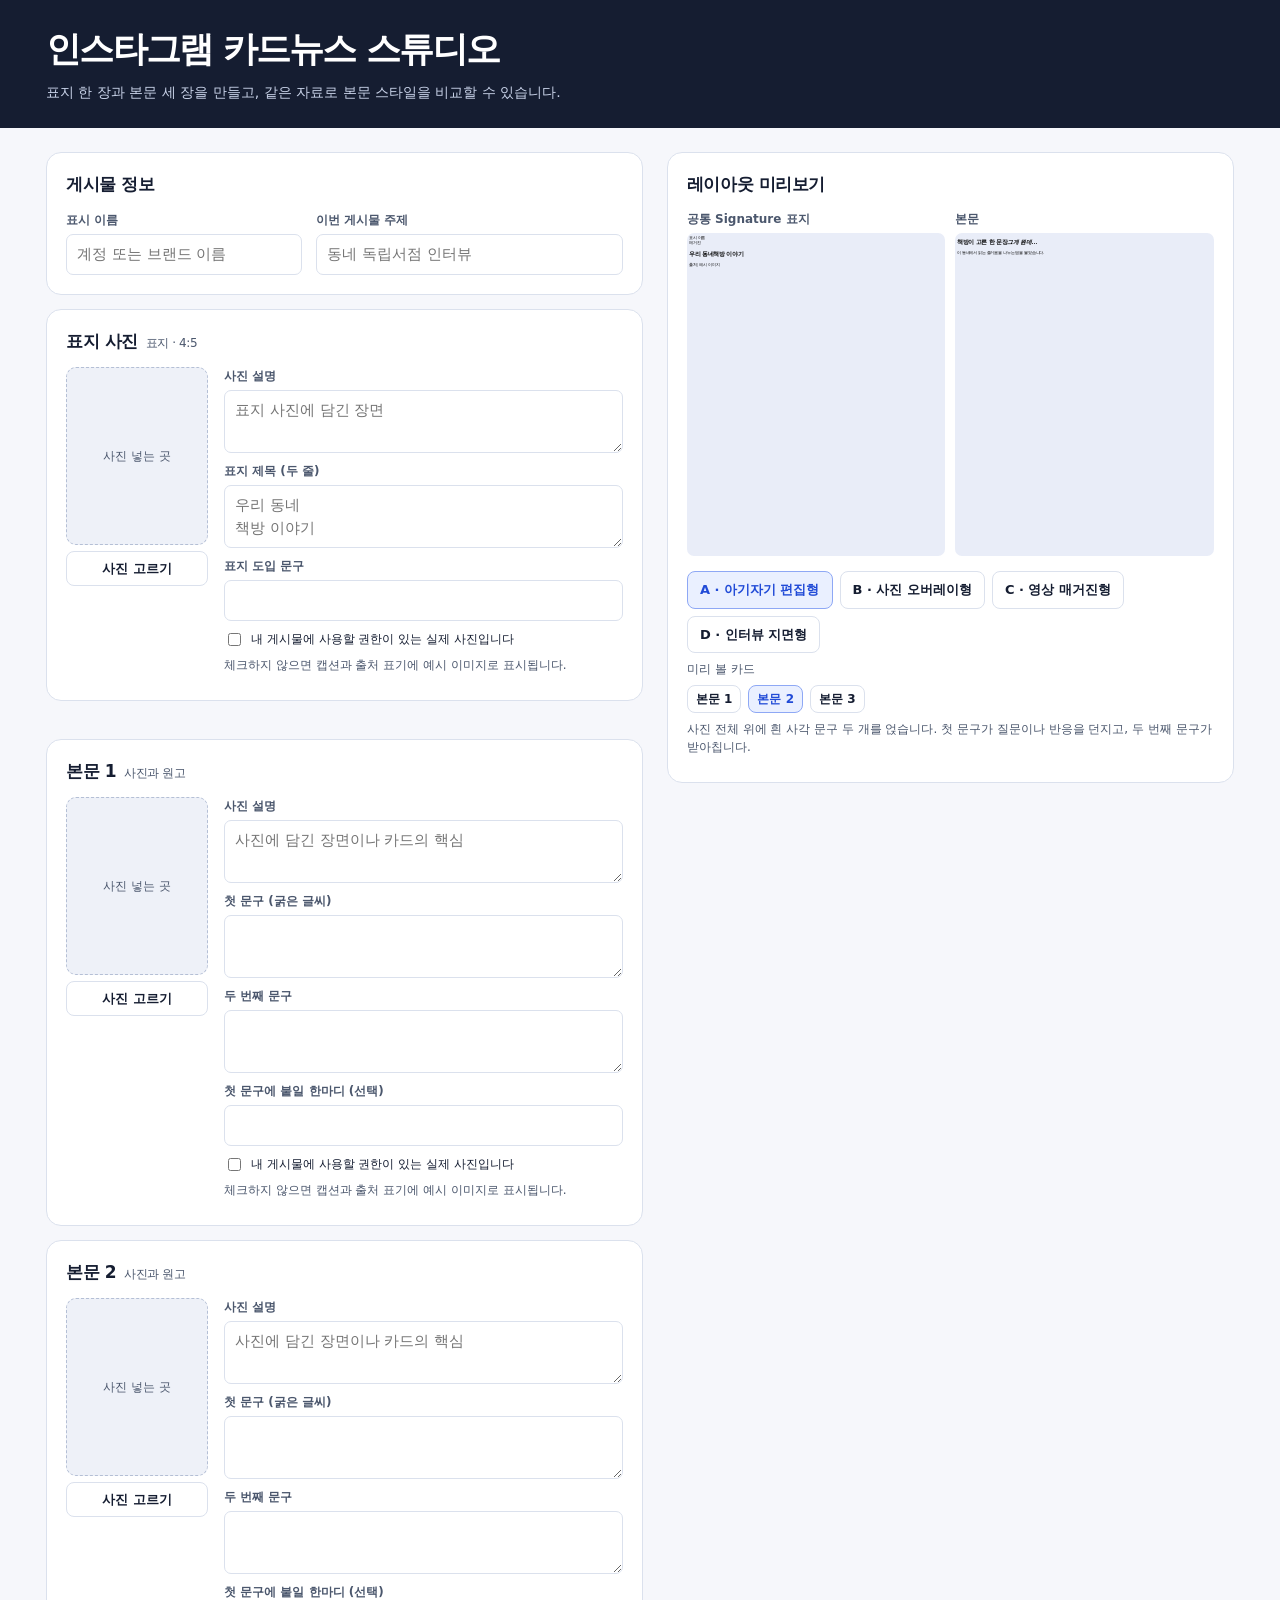
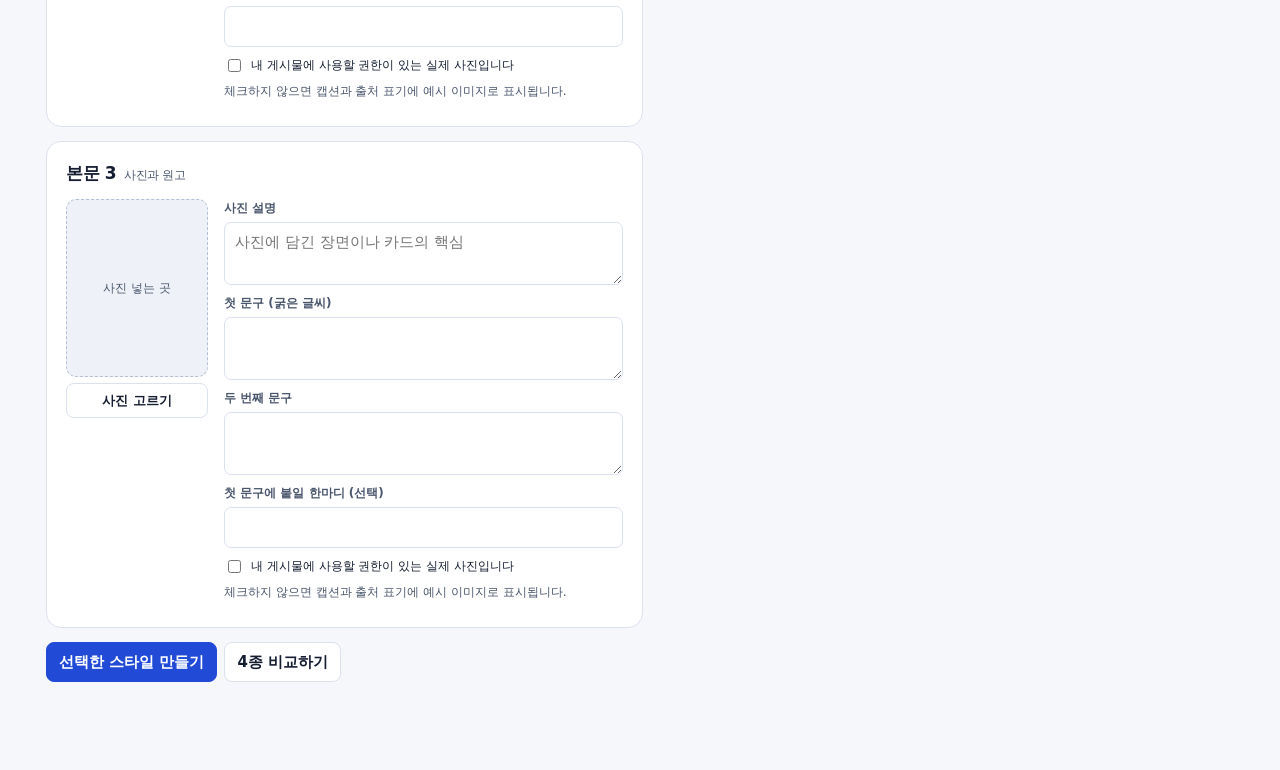
<file: app/static/index.html>
<!doctype html>
<html lang="ko">
<head>
<meta charset="utf-8">
<meta name="viewport" content="width=device-width, initial-scale=1">
<title>카드뉴스 스튜디오</title>
<style>
:root{color-scheme:light;--paper:#f6f7fb;--ink:#151d31;--sub:#4b576d;--edge:#dbe1ed;--blue:#214bd7;--card:#fff}
*{box-sizing:border-box}
body{margin:0;background:var(--paper);color:var(--ink);font:15px/1.5 "Malgun Gothic",system-ui,sans-serif}
button,input,textarea{font:inherit}
button,a{touch-action:manipulation}
button:focus-visible,a:focus-visible,input:focus-visible,textarea:focus-visible{outline:3px solid #9db5ff;outline-offset:2px}
.topbar{background:#151d31;color:white}
.page-width{max-width:1350px;margin:auto;padding-inline:clamp(15px,4vw,46px)}
.topbar .page-width{padding-block:23px 25px}
.topbar h1{font-size:clamp(24px,4vw,35px);letter-spacing:-.05em;margin:0}
.topbar p{color:#c8d2e8;font-size:14px;margin:6px 0 0}
main{padding-block:24px 60px}
.workspace{display:grid;grid-template-columns:minmax(0,1fr) minmax(400px,.95fr);gap:24px;align-items:start}
.editor-column,.preview-column{min-width:0}
.preview-column{position:sticky;top:15px;grid-column:2;grid-row:1/span 2}
.card{min-width:0;background:var(--card);border:1px solid var(--edge);border-radius:15px;padding:19px;margin:0 0 14px}
.card h2{margin:0 0 13px;font-size:17px;letter-spacing:-.025em}
.card h2 span{font-weight:400;color:var(--sub);font-size:12px;margin-left:8px}
.settings{display:grid;grid-template-columns:1fr 1.3fr;gap:14px}
.settings h2{grid-column:1/-1;margin:0}
.row{display:grid;gap:16px;grid-template-columns:minmax(106px,142px) minmax(0,1fr)}
.shot{position:relative;display:grid;place-items:center;overflow:hidden;background:#eef1f8;border:1px dashed #b4bfd5;border-radius:10px;color:var(--sub);font-size:12px;cursor:pointer}
.shot.cover,.shot.body{aspect-ratio:4/5}
.shot img{display:block;width:100%;height:100%;object-fit:cover}
.field{margin:0 0 9px}
.settings .field{margin:0}
.lbl{display:block;color:var(--sub);font-size:12px;font-weight:700;margin:0 0 5px}
input[type=text],textarea{width:100%;min-width:0;padding:8px 10px;border:1px solid var(--edge);border-radius:7px;background:white;color:var(--ink)}
textarea{display:block;min-height:48px;resize:vertical}
input[type=file]{max-width:100%;font-size:13px}
.hint{font-size:12px;color:var(--sub);margin:7px 0}
.rowline{display:flex;gap:7px;align-items:flex-start;font-size:12px}
.rowline input{margin-top:3px}
button,.result-link{border:1px solid var(--edge);border-radius:8px;padding:8px 12px;background:#fff;color:var(--ink);font-weight:700;cursor:pointer}
button.primary,.result-link{background:var(--blue);border-color:var(--blue);color:white}
button:disabled{opacity:.6;cursor:wait}
[aria-pressed=true]{color:var(--blue);background:#eaf0ff;border-color:#8ea8f5}
[hidden]{display:none!important}
.style-choices,.card-choices,.render-actions{display:flex;flex-wrap:wrap;gap:7px}
.style-choices button{font-size:13px;text-align:left}
.live-cards{display:grid;grid-template-columns:1fr 1fr;gap:10px;margin-bottom:15px}
.live-cards h3{font-size:12px;color:var(--sub);margin:0 0 5px}
.preview{width:100%;aspect-ratio:4/5;overflow:hidden;position:relative;background:#e9edf8;border-radius:7px}
.preview iframe{position:absolute;width:1080px;height:1350px;transform-origin:top left;border:0}
.card-choices button{padding:4px 8px;font-size:12px}
.style-settings{padding:12px 0 0}
#status{color:var(--sub);font-size:13px;min-height:20px;margin:8px 0 0}
.results{margin-top:28px}
#results{display:grid;grid-template-columns:repeat(2,minmax(0,1fr));gap:12px}
#results .card{margin:0}
.result-link{display:inline-block;margin-top:12px;text-decoration:none;font-size:13px}
.thumb{display:grid;grid-template-columns:repeat(4,minmax(0,1fr));gap:5px}
.thumb img,.thumb video{display:block;width:100%;aspect-ratio:4/5;object-fit:cover;border-radius:5px;background:#151d31}
.thumb:has(video){grid-template-columns:repeat(2,minmax(0,1fr))}
.bar{grid-column:1/-1}
.bar pre{white-space:pre-wrap;font:inherit;margin-bottom:0}
@media(max-width:930px){.workspace{grid-template-columns:1fr}.preview-column{position:static;grid-column:1;grid-row:2}.live-cards{max-width:480px}}
@media(max-width:550px){.settings,#results{grid-template-columns:1fr}.row{grid-template-columns:1fr}.shot{max-width:155px}.card{padding:14px}}
</style>
</head>
<body>
<header class="topbar"><div class="page-width">
  <h1>인스타그램 카드뉴스 스튜디오</h1>
  <p>표지 한 장과 본문 세 장을 만들고, 같은 자료로 본문 스타일을 비교할 수 있습니다.</p>
</div></header>
<main class="page-width">
  <div class="workspace">
  <section class="editor-column" aria-label="게시물 자료">
    <div class="card settings">
      <h2>게시물 정보</h2>
      <div class="field"><label class="lbl" for="displayName">표시 이름</label><input id="displayName" type="text" placeholder="계정 또는 브랜드 이름"></div>
      <div class="field"><label class="lbl" for="activity">이번 게시물 주제</label><input id="activity" type="text" placeholder="동네 독립서점 인터뷰"></div>
    </div>
    <div id="cover-slot"></div>
  </section>
  <section class="preview-column" aria-label="레이아웃 미리보기">
    <div class="card">
      <h2>레이아웃 미리보기</h2>
      <div class="live-cards">
        <div><h3>공통 Signature 표지</h3><div class="preview" id="cover-preview"></div></div>
        <div><h3>본문</h3><div class="preview" id="body-preview"></div></div>
      </div>
      <div class="style-choices" id="styles" aria-label="본문 스타일"></div>
      <p class="hint">미리 볼 카드</p>
      <div class="card-choices" id="preview-cards" aria-label="미리 보기 카드"></div>
      <p class="hint" id="style-help"></p>
      <div class="field" data-style="overlay" hidden><label class="lbl" for="logo">본문 로고 (선택)</label><input id="logo" type="file" accept="image/png,image/jpeg,image/webp"><p class="hint">로고가 비어 있으면 표시 이름을 사용합니다.</p></div>
      <div data-style="interview" hidden>
        <div class="field"><label class="lbl" for="issue">발행호 (선택)</label><input id="issue" type="text" maxlength="30" placeholder="VOL. 01"></div>
        <div class="field"><label class="lbl" for="transcript">인터뷰 원문</label><textarea id="transcript" maxlength="20000"></textarea><p class="hint">인용문 칸에는 원문의 연속된 문장을 그대로 붙여 넣으세요.</p></div>
      </div>
    </div>
  </section>
  <section class="editor-column" aria-label="본문 자료">
    <div id="slots"></div>
    <div class="render-actions"><button id="render" class="primary">선택한 스타일 만들기</button><button id="compare" class="ghost">4종 비교하기</button></div>
    <p id="status" role="status"></p>
  </section>
  </div>
  <section class="results" id="results" aria-label="제작한 카드" hidden></section>
</main>
<script>
const SLOT_LABEL = ['표지 사진', '본문 1', '본문 2', '본문 3'];
const styles = {
  playful: ['A · 아기자기 편집형', '사진 전체 위에 흰 사각 문구 두 개를 얹습니다. 첫 문구가 질문이나 반응을 던지고, 두 번째 문구가 받아칩니다.'],
  overlay: ['B · 사진 오버레이형', '본문은 사진을 꽉 채우고 같은 상단 위치에 로고나 표시 이름을 넣습니다.'],
  video: ['C · 영상 매거진형', '영상 한 장을 앞뒤 정지 카드 사이에 배치하면 맥락과 결론을 읽기 쉽습니다. 영상이 비어 있으면 사진을 사용합니다.'],
  interview: ['D · 인터뷰 지면형', '인물과 맥락 소개 → 원문에서 가져온 답변 → 후속 질문 또는 마무리'],
};
const state = { photos: [null, null, null, null], style: 'playful', logo: '', preview: 2 };
const $ = id => document.getElementById(id);
const val = id => $(id).value.trim();
const readFile = file => file ? new Promise((resolve, reject) => {
  const reader = new FileReader();
  reader.onload = () => resolve(reader.result);
  reader.onerror = reject;
  reader.readAsDataURL(file);
}) : Promise.resolve('');
function setStatus(text) { $('status').textContent = text; }
function escapeHtml(text) {
  return String(text).replace(/[&<>"']/g, ch => ({ '&': '&amp;', '<': '&lt;', '>': '&gt;', '"': '&quot;', "'": '&#39;' }[ch]));
}
const slots = document.getElementById('slots');
for (let i=1;i<4;i+=1) {
  const button=document.createElement('button');
  button.textContent='본문 '+i;
  button.dataset.card=i;
  button.onclick=()=>{state.preview=i;showPreview();};
  $('preview-cards').append(button);
}
SLOT_LABEL.forEach((label, i) => {
  const card = document.createElement('div');
  card.className = 'card';
  card.innerHTML = `
    <h2>${label}<span>${i === 0 ? '표지 · 4:5' : '사진과 원고'}</span></h2>
    <div class="row">
      <div>
        <div class="shot ${i === 0 ? 'cover' : 'body'}" id="shot-${i}"><span>사진 넣는 곳</span></div>
        <input type="file" accept="image/*" id="file-${i}" hidden>
        <button class="ghost" type="button" id="pick-${i}" style="width:100%;margin-top:6px;padding:7px;font-size:13px">사진 고르기</button>
      </div>
      <div>
        <div class="field">
          <label class="lbl" for="desc-${i}">사진 설명</label>
          <textarea id="desc-${i}" placeholder="${i === 0 ? '표지 사진에 담긴 장면' : '사진에 담긴 장면이나 카드의 핵심'}"></textarea>
        </div>
        <div class="field">
          <label class="lbl" for="title-${i}">${i === 0 ? '표지 제목 (두 줄)' : '본문 제목'}</label>
          <textarea id="title-${i}" rows="2" placeholder="${i === 0 ? '우리 동네\n책방 이야기' : ''}"></textarea>

        </div>
        ${i === 0 ? `<div class="field"><label class="lbl" for="eyebrow-0">표지 도입 문구</label><input id="eyebrow-0" type="text" maxlength="18"></div>` : `
        <div class="field"><label class="lbl" for="body-${i}">본문 (비우면 사진 설명 사용)</label><textarea id="body-${i}" maxlength="180"></textarea></div>
        <div class="field" data-style="playful"><label class="lbl" for="aside-${i}">첫 문구에 붙일 한마디 (선택)</label><input id="aside-${i}" type="text" maxlength="48"></div>
        <div class="field" data-style="video" hidden><label class="lbl" for="video-${i}">짧은 영상 (선택, 30초까지 사용)</label><input id="video-${i}" type="file" accept="video/*"><label class="lbl" for="subtitle-${i}">영상 자막</label><textarea id="subtitle-${i}" maxlength="100"></textarea></div>
        <div class="field" data-style="interview" hidden><label class="lbl" for="question-${i}">질문 (선택)</label><input id="question-${i}" type="text" maxlength="100"><label class="lbl" for="quote-${i}">직접 인용 (선택)</label><textarea id="quote-${i}" maxlength="110"></textarea></div>`}
        <div class="rowline">
          <input type="checkbox" id="owned-${i}">
          <label for="owned-${i}">내 게시물에 사용할 권한이 있는 실제 사진입니다</label>
        </div>
        <p class="hint">체크하지 않으면 캡션과 출처 표기에 예시 이미지로 표시됩니다.</p>
      </div>
    </div>`;
  (i === 0 ? $('cover-slot') : slots).appendChild(card);

  const file = document.getElementById(`file-${i}`);
  document.getElementById(`pick-${i}`).onclick = () => file.click();
  document.getElementById(`shot-${i}`).onclick = () => file.click();
  file.onchange = () => { if (file.files[0]) loadPhoto(file.files[0], i); };
});

function loadPhoto(file, i) {
  const url = URL.createObjectURL(file);
  const image = new Image();
  image.onload = () => {
    const max = 1600;
    const scale = Math.min(1, max / Math.max(image.width, image.height));
    const canvas = document.createElement('canvas');
    canvas.width = Math.round(image.width * scale);
    canvas.height = Math.round(image.height * scale);
    canvas.getContext('2d').drawImage(image, 0, 0, canvas.width, canvas.height);
    const data = canvas.toDataURL('image/jpeg', 0.92);
    state.photos[i] = data;
    const shot = document.getElementById(`shot-${i}`);
    shot.innerHTML = '';
    const preview = new Image();
    preview.src = data;
    shot.appendChild(preview);
    URL.revokeObjectURL(url);
    showPreview();
    setStatus(`${SLOT_LABEL[i]} 준비됨 (${canvas.width}×${canvas.height})`);
  };
  image.onerror = () => { URL.revokeObjectURL(url); setStatus('사진을 읽지 못했습니다: ' + file.name); };
  image.src = url;
}

for (const [id,[name]] of Object.entries(styles)) {
  const button = document.createElement('button');
  button.className = 'ghost';
  button.textContent = name;
  button.dataset.variant = id;
  button.onclick = () => selectStyle(id);
  $('styles').append(button);
}
function selectStyle(id) {
  state.style = id;
  for (const button of $('styles').children) button.setAttribute('aria-pressed', button.dataset.variant === id);
  document.querySelectorAll('[data-style]').forEach(field => field.hidden = field.dataset.style !== id);
  for (let i=1;i<4;i+=1) {
    document.querySelector(`label[for="title-${i}"]`).textContent = id==='playful' ? '첫 문구 (굵은 글씨)' : '본문 제목';
    document.querySelector(`label[for="body-${i}"]`).textContent = id==='playful' ? '두 번째 문구' : '본문 (비우면 사진 설명 사용)';
  }
  $('style-help').textContent = styles[id][1];
  showPreview();
}
for (const id of ['cover-preview','body-preview']) {
  const box = $(id);
  const frame = document.createElement('iframe');
  frame.title = id === 'cover-preview' ? '공통 표지' : '본문 스타일 예시';
  frame.setAttribute('sandbox','');
  box.append(frame);
  new ResizeObserver(() => frame.style.transform = `scale(${box.clientWidth / 1080})`).observe(box);
}
function showPreview() {
  const esc = escapeHtml;
  const brand = esc(val('displayName') || '표시 이름');
  const rawTitle = val('title-0').split(/\n/);
  const topicWords = val('activity').split(/\s+/).filter(word => word && !['·','|','/','-'].includes(word));
  const mid = Math.max(1, Math.floor(topicWords.length / 2));
  const fit = line => {
    if (line.length <= 11) return line;
    const cut = line.slice(0, 11);
    return (cut.includes(' ') ? cut.slice(0, cut.lastIndexOf(' ')).trim() : '') || cut;
  };
  const derived = topicWords.length ? [topicWords.slice(0,mid).join(' '),topicWords.slice(mid).join(' ') || '이야기'].map(fit) : ['우리 동네','책방 이야기'];
  const lines = rawTitle.length === 2 ? rawTitle : derived;
  const photo = i => state.photos[i] ? `<img src="${state.photos[i]}" alt=""${i === 0 ? ' style="object-position:50% 50%;transform:scale(1.15)"' : ''}>` : '';
  const credit = i => $(`owned-${i}`).checked ? '사용자 제공' : '예시 이미지';
  const wrapper = html => '<!doctype html><html lang="ko"><meta charset="utf-8"><link rel="stylesheet" href="/studio-style.css"><body>'+html+'</body></html>';
  const colors = 'style="--primary:#2e332b;--bg:#f6f1e7;--accent:#b4843c"';
  const cover = wrapper(`<article class="slide preset-bold-photo-editorial signature-cover" ${colors}><div class="art" style="background:#444a43">${photo(0)}</div><div class="cover-brand">${brand}</div><div class="cover-copy"><div class="cover-eyebrow">${esc(val('eyebrow-0') || (val('activity').length <= 18 && val('activity')) || '매거진')}</div><h1><span>${esc(lines[0])}</span><span>${esc(lines[1])}</span></h1></div><div class="cover-credit">출처 | ${credit(0)}</div></article>`);
  const coverFrame = $('cover-preview').firstChild;
  if (coverFrame.srcdoc !== cover) coverFrame.srcdoc = cover;
  const style = state.style;
  const i = state.preview;
  for(const button of $('preview-cards').children) button.setAttribute('aria-pressed',Number(button.dataset.card)===i);
  const art = `<div class="art">${photo(i)}</div>`;
  const headline = esc(val(`title-${i}`) || '책방이 고른 한 문장');
  const body = esc(val(`body-${i}`) || val(`desc-${i}`) || '이 동네에서 읽는 즐거움을 나누는 법을 물었습니다.');
  const topic = '<div class="category">'+['','이야기의 시작','이야기 속 한 장면','이야기를 마치며'][i]+'</div>';
  const copy = extra => `<div class="mag-copy">${topic}<h1>${headline}</h1><p>${body}</p>${extra || ''}</div>`;
  let content;
  if (style === 'playful') {
    const aside=val(`aside-${i}`) || (!state.photos[i] && i===2 ? '그게 뭔데…' : '');
    content=`${art}<div class="mag-copy"><h1 class="dialogue-opening"><strong class="dialogue-title">${headline}</strong><em class="photo-aside">${esc(aside)}</em></h1><p class="dialogue-reply">${body}</p></div>`;
  }
  if (style === 'overlay') content = art + '<div class="media-shade"></div><div class="overlay-brand">'+(state.logo ? `<img src="${esc(state.logo)}" alt="">` : `<span>${brand}</span>`)+'</div>' + copy();
  if (style === 'video') content = copy() + art + ((!state.photos[i] && i===2) || $(`video-${i}`).files.length ? '<div class="video-subtitle">'+esc(val(`subtitle-${i}`) || val(`title-${i}`) || '영상이 담을 한 문장')+'</div>' : '');
  const sample = !state.photos[i] && i===2;
  const hasQuote = style === 'interview' && (val(`quote-${i}`) || sample);
  if (style === 'interview') {
    const question=val(`question-${i}`) || (sample ? '책방을 연 이유는 무엇인가요?' : '');
    const quote=val(`quote-${i}`) || (sample ? '함께 읽을 자리를 만들고 싶었어요.' : '');
    const qa=(question ? '<div class="interview-question"><b>Q.</b> '+esc(question)+'</div>' : '')
      +(quote ? '<blockquote><b>A.</b> '+esc(quote)+'</blockquote>' : '');
    content='<div class="issue">'+esc(val('issue') || 'VOL. 01')+'</div><div class="section-label">INTERVIEW</div>'+art
      +`<div class="mag-copy">${qa}${topic}<h1>${headline}</h1><p>${body}</p></div>`;
  }
  const frame = $('body-preview').firstChild;
  const pageFooter = style === 'playful' ? '' : `<footer><span>0${i+1} / 04</span><span>출처 | ${credit(i)}</span></footer>`;
  const preview = wrapper(`<article class="slide magazine-card magazine-${style}${hasQuote ? ' has-quote' : ''}" ${colors}>${content}${pageFooter}</article>`);
  if (frame.srcdoc !== preview) frame.srcdoc = preview;
}
$('logo').onchange = async () => {
  const file = $('logo').files[0];
  if (file && (file.size > 5 * 1024 ** 2 || !['image/png','image/jpeg','image/webp'].includes(file.type))) {
    $('logo').value = '';
    state.logo = '';
    showPreview();
    setStatus('로고는 5MB 이하 JPG, PNG 또는 WebP 파일을 사용해 주세요.');
    return;
  }
  state.logo = await readFile(file);
  showPreview();
};
let previewTimer;
document.querySelector('main').addEventListener('input', () => {
  clearTimeout(previewTimer);
  previewTimer = setTimeout(showPreview, 100);
});
selectStyle(state.style);
$('render').onclick = () => render(state.style);
$('compare').onclick = () => render('all');

async function render(selection) {
  if (!val('displayName') || !val('activity')) { setStatus('표시 이름과 이번 게시물 주제를 입력해 주세요.'); return; }
  const buttons = [$('render'),$('compare')];
  buttons.forEach(button => button.disabled = true);
  setStatus('카드를 만들고 있습니다…');
  try {
    const videos = state.photos.map((_,i) => i && ['video','all'].includes(selection) ? $(`video-${i}`).files[0] : null);
    if (videos.reduce((sum,file) => sum + (file?.size || 0),0) > 100 * 1024 ** 2) throw new Error('영상 파일은 합계 100MB 이하로 줄여 주세요.');
    const slides = await Promise.all(state.photos.map(async (photo,i) => {
      if (!photo) throw new Error(`${SLOT_LABEL[i]} 사진을 넣어 주세요.`);
      const common = { photo, description:val(`desc-${i}`), title:val(`title-${i}`), owned:$(`owned-${i}`).checked };
      return i === 0 ? {...common,eyebrow:val('eyebrow-0')} : {
        ...common, body:val(`body-${i}`), aside:val(`aside-${i}`),
        video:await readFile(videos[i]), subtitle:val(`subtitle-${i}`),
        question:val(`question-${i}`), quote:val(`quote-${i}`),
      };
    }));
    const response = await fetch('/api/render', {
      method:'POST',headers:{'Content-Type':'application/json'},
      body:JSON.stringify({displayName:val('displayName'),topic:val('activity'),slides,selection,
        logo:state.logo,issue:val('issue'),interview_source:val('transcript')}),
    });
    const data = await response.json();
    if (!data.ok) throw new Error(data.error || '렌더 실패');
    showResults(data);
    setStatus('완료 · 결과에서 시안을 열고 편집할 수 있습니다. ' + data.warnings.join(' '));
  } catch (error) { setStatus(error.message || '제작 중 오류가 발생했습니다.'); }
  finally { buttons.forEach(button => button.disabled = false); }
}

function showResults(data) {
  const box = document.getElementById('results');
  box.hidden = false;
  box.innerHTML = '';
  data.editions.forEach(edition => {
    const column = document.createElement('div');
    column.className = 'card';
    column.innerHTML = `
      <h2>${edition.name}</h2>
      <div class="thumb">${edition.slides.map(({poster,video},i) => video
        ? `<video src="${video}" poster="${poster}" controls muted playsinline preload="metadata" aria-label="${i+1}장 영상"></video>`
        : `<img src="${poster}" alt="${edition.name} ${i+1}장">`).join('')}</div>
      <a class="result-link" href="${data.editor}#${edition.id}" target="_blank" rel="noopener">${edition.name} 편집·저장</a>`;
    box.appendChild(column);
  });
  const bar = document.createElement('div');
  bar.className = 'card bar';
  bar.innerHTML = `<details><summary>캡션·해시태그 보기</summary><pre>${escapeHtml(data.caption)}\n\n${escapeHtml(data.hashtags.join(' '))}</pre></details>`;
  box.appendChild(bar);
}
</script>
</body>
</html>
</file>
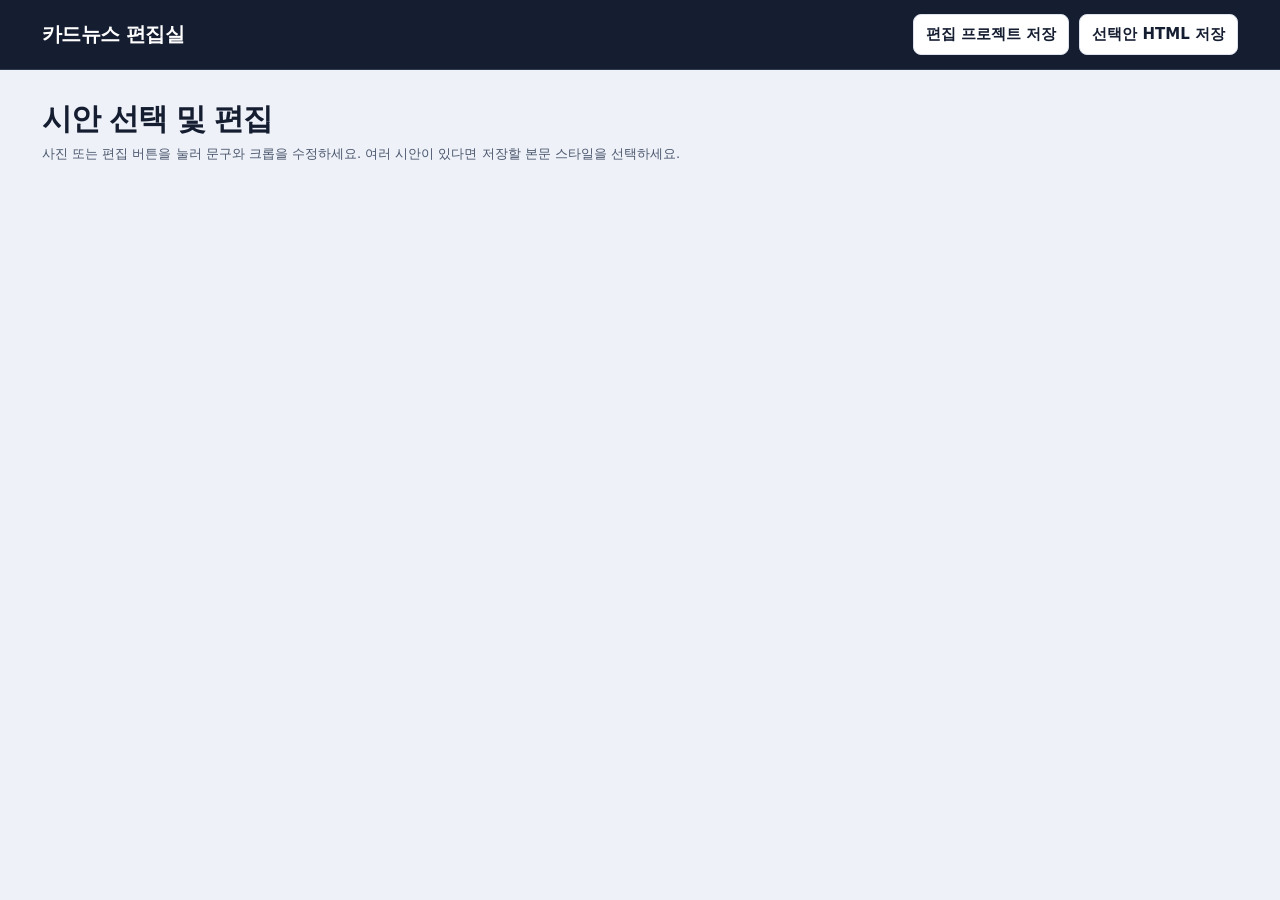
<file: templates/editor.html>
<!doctype html><html lang="ko"><head><meta charset="utf-8"><meta name="viewport" content="width=device-width,initial-scale=1"><title>카드뉴스 편집실</title><style>
:root{color-scheme:light;--paper:#eef1f8;--ink:#151d31;--sub:#4b576d;--border:#dbe1ed;--blue:#214bd7}
*{box-sizing:border-box}
body{margin:0;background:var(--paper);color:var(--ink);font:15px/1.5 "Malgun Gothic",system-ui,sans-serif}
header.top{position:sticky;top:0;z-index:12;background:#151d31;color:white;border-bottom:1px solid #303a51;padding:14px clamp(14px,4vw,42px);display:flex;gap:10px;align-items:center;flex-wrap:wrap}
.logo{font-size:20px;font-weight:850;letter-spacing:-.03em}
.muted{color:var(--sub);font-size:13px}
.top .muted{color:#d1daed}
.spacer{flex:1}
button,input,textarea{font:inherit}
button{border:1px solid var(--border);border-radius:8px;padding:8px 12px;background:#fff;color:var(--ink);font-weight:700;cursor:pointer}
button.primary{background:var(--blue);border-color:var(--blue);color:white}
button:focus-visible,a:focus-visible{outline:3px solid #9db5ff;outline-offset:2px}
main{max-width:1450px;margin:auto;padding:26px clamp(14px,4vw,42px) 65px}
h1{font-size:30px;letter-spacing:-.04em;margin:0 0 3px}
h2{font-size:18px;margin:0}
.version{background:white;border:1px solid var(--border);border-radius:13px;padding:16px;margin-top:15px}
.version.chosen{outline:2px solid var(--blue);outline-offset:-2px}
.version-head{display:flex;align-items:center;gap:10px;margin-bottom:12px}
.version-head .pick{margin-left:auto}
.scroll{overflow-x:auto;padding-bottom:5px}
.four{display:grid;grid-template-columns:repeat(4,minmax(155px,1fr));gap:10px;min-width:660px}
.cell{min-width:0}
.canvas{width:100%;aspect-ratio:4/5;overflow:hidden;background:#e5e9ef;position:relative;cursor:pointer;border-radius:6px}
.canvas:hover,.canvas.active{outline:2px solid var(--blue)}
.stage{position:absolute;inset:0 auto auto 0;width:1080px;height:1350px;transform-origin:top left;font-family:"Noto Sans CJK KR","Malgun Gothic",sans-serif}
.cellbar{display:flex;align-items:center;justify-content:space-between;gap:5px;padding-top:7px;font-size:12px;color:var(--sub)}
.cellbar button{padding:4px 8px;font-size:12px}
.panel{position:fixed;inset:var(--top-height,70px) 0 0 auto;width:min(410px,100%);background:white;z-index:10;border-left:1px solid var(--border);box-shadow:-8px 0 32px #151d3129;overflow:auto;padding:17px;display:none}
.panel.open{display:block}
.panelhead{display:flex;align-items:center;justify-content:space-between;gap:8px}
.field{display:block;margin:13px 0 0;font-size:13px;font-weight:700}
.field input:not([type=range]),.field textarea{display:block;width:100%;padding:7px;border:1px solid var(--border);border-radius:6px;margin-top:4px;background:white}
.field textarea{resize:vertical;min-height:59px}
.field input[type=range]{display:block;width:100%}
.notice{background:#edf2ff;padding:9px 11px;border-radius:6px;color:var(--sub);font-size:12px;margin-top:13px}
.panel .canvas{max-width:205px;margin:13px auto}
.panel .stage{pointer-events:none}
#status{margin:6px 0;color:var(--sub);font-size:13px}
body.editing main{margin-right:min(410px,35vw)}
@media(max-width:900px){body.editing main{margin-right:0}}
</style></head><body><header class="top"><div class="logo">카드뉴스 편집실</div><span class="muted" id="chosenLabel"></span><span class="spacer"></span><button id="saveProject">편집 프로젝트 저장</button><button id="saveSelected">선택안 HTML 저장</button><button id="exportMedia" class="primary" hidden>선택안 PNG·MP4 저장</button></header><main><h1>시안 선택 및 편집</h1><div class="muted">사진 또는 편집 버튼을 눌러 문구와 크롭을 수정하세요. 여러 시안이 있다면 저장할 본문 스타일을 선택하세요.</div><div id="status" role="status"></div><div id="versions"></div></main><aside id="panel" class="panel" aria-label="슬라이드 편집"><div class="panelhead"><h2 id="editTitle">슬라이드 편집</h2><button id="closePanel">닫기</button></div><div id="bigPreview"></div><div id="fields"></div><div class="notice" id="warning">수정 내용은 즉시 미리보기에 반영됩니다. 편집을 이어가려면 프로젝트 저장 버튼으로 HTML을 저장하세요.</div><button id="resetSlide" style="margin-top:14px">이 슬라이드 원래대로</button></aside><script id="project" type="application/json">__PROJECT__</script><script>
'use strict';
const $=s=>document.querySelector(s), project=JSON.parse($('#project').textContent), versions=project.versions;let selected=project.selected||0,active=null;const requested=versions.findIndex(v=>v.id&&'#'+v.id===location.hash);if(requested>=0)selected=requested;const originals=versions.map(v=>v.slides.slice());
const status=s=>$('#status').textContent=s;new ResizeObserver(()=>document.documentElement.style.setProperty('--top-height',$('.top').offsetHeight+'px')).observe($('.top'));
const parse=s=>{const t=document.createElement('template');t.innerHTML=s;return t.content.firstElementChild};
function preview(v,i,holder){holder.replaceChildren();const stage=document.createElement('div');stage.className='stage';holder.append(stage);const root=stage.attachShadow({mode:'open'});const style=document.createElement('style');style.textContent=versions[v].css+'\n:host{display:block;width:1080px;height:1350px;font-family:"Noto Sans CJK KR","Malgun Gothic",sans-serif}';root.append(style,parse(versions[v].slides[i]));const resize=()=>stage.style.transform=`scale(${holder.clientWidth/1080})`;resize();const observer=new ResizeObserver(resize);observer.observe(holder);return observer;}
let observers=[];function draw(){observers.forEach(o=>o.disconnect());observers=[];const host=$('#versions');host.replaceChildren();versions.forEach((v,vi)=>{const section=document.createElement('section');section.className='version'+(vi===selected?' chosen':'');const head=document.createElement('div');head.className='version-head';const title=document.createElement('h2');title.textContent=v.name;const note=document.createElement('span');note.className='muted';note.textContent=v.description||'';const choose=document.createElement('button');choose.className='pick'+(vi===selected?' primary':'');choose.textContent=vi===selected?'✓ 선택됨':'이 시안 선택';choose.onclick=()=>{selected=vi;draw();status(v.name+' 선택 완료')};head.append(title,note,choose);section.append(head);const sc=document.createElement('div');sc.className='scroll';const grid=document.createElement('div');grid.className='four';v.slides.forEach((_,i)=>{const cell=document.createElement('div');cell.className='cell';const canvas=document.createElement('div');canvas.className='canvas';canvas.id=`canvas-${vi}-${i}`;canvas.onclick=()=>openEditor(vi,i);const bar=document.createElement('div');bar.className='cellbar';const lab=document.createElement('span');lab.textContent=`0${i+1} · ${i===0?'표지':'본문'}`;const edit=document.createElement('button');edit.textContent='편집';edit.onclick=()=>openEditor(vi,i);bar.append(lab,edit);
if(parse(v.slides[i]).querySelector('video')){
  const play=document.createElement('button');play.textContent='재생';
  play.onclick=async()=>{
    const root=canvas.querySelector('.stage').shadowRoot;
    const card=root.querySelector('.slide');
    const clip=card.querySelector('video');
    if(!clip.paused){clip.pause();play.textContent='재생';return;}
    card.classList.add('is-playing');
    clip.onended=()=>{card.classList.remove('is-playing');play.textContent='재생';};
    try{await clip.play();play.textContent='일시정지';}catch(error){card.classList.remove('is-playing');status(error.message);}
  };
  bar.append(play);
}cell.append(canvas,bar);grid.append(cell);});sc.append(grid);section.append(sc);host.append(section);v.slides.forEach((_,i)=>observers.push(preview(vi,i,$(`#canvas-${vi}-${i}`))));});$('#chosenLabel').textContent=versions[selected].name+' 선택 중';}
let panelObserver=null;function updatePreview(){if(!active)return;const [v,i]=active;const holder=$(`#canvas-${v}-${i}`);if(holder){holder._resizeObserver?.disconnect();holder._resizeObserver=preview(v,i,holder);observers.push(holder._resizeObserver);}if(panelObserver)panelObserver.disconnect();panelObserver=preview(v,i,$('#bigPreview'));}
function saveSlide(v,i,html){
  versions[v].slides[i]=html;
  if(i===0 && versions[v].id)versions.forEach(other=>other.slides[0]=html);
}
function change(fn){const [v,i]=active;const el=parse(versions[v].slides[i]);fn(el);saveSlide(v,i,el.outerHTML);updatePreview();}
function field(label,value,callback,kind='text',opts={}){const wrap=document.createElement('label');wrap.className='field';wrap.textContent=label;const el=document.createElement(kind==='textarea'?'textarea':'input');if(kind!=='textarea')el.type=kind;Object.assign(el,opts);if(kind!=='file')el.value=value;el.addEventListener(kind==='file'?'change':'input',()=>callback(kind==='file'?el.files[0]:el.value));wrap.append(el);$('#fields').append(wrap);return el;}
function openEditor(v,i){active=[v,i];$('#panel').classList.add('open');document.body.classList.add('editing');$('#editTitle').textContent=`${versions[v].name} · ${i+1}장`;$('#bigPreview').className='canvas';$('#fields').replaceChildren();const el=parse(versions[v].slides[i]);const cover=el.classList.contains('signature-cover');const dialogue=el.querySelector('.dialogue-opening');const specs=dialogue?[['첫 문구 (굵은 글씨)','.dialogue-title'],['첫 문구에 붙일 한마디','.photo-aside'],['두 번째 문구','p']]:cover?[['표시 이름','.cover-brand'],['도입 문구','.cover-eyebrow'],['제목 첫 줄','h1 span:first-child'],['제목 둘째 줄','h1 span:nth-child(2)'],['사진 출처','.cover-credit']]:[['표시 이름','header span:first-child'],['표시 이름','.overlay-brand span'],['발행호','.issue'],['인터뷰 질문','.interview-question span'],['도입 문구','.category'],['제목','h1'],['본문','p'],['사진 속 한마디','.photo-aside'],['영상 자막','.video-subtitle'],['사진 출처','footer span:last-child']];for(const [label,selector] of specs){const node=el.querySelector(selector);if(!node)continue;field(label,node.textContent,s=>change(a=>a.querySelector(selector).textContent=s),!cover&&['h1','p','.video-subtitle'].includes(selector)?'textarea':'text');}const title=el.querySelector('h1');if(title&&!dialogue){const fallback=cover?94:65;field('제목 글자 크기',parseFloat(title.style.fontSize)||fallback,s=>change(a=>a.querySelector('h1').style.setProperty('font-size',s+'px','important')),'range',{min:40,max:120,step:1});}const img=el.querySelector('.art img');if(img){field('사진 교체','',file=>{if(!file)return;if(!['image/jpeg','image/png','image/webp'].includes(file.type)){status('JPG, PNG, WebP 사진만 선택하세요.');return;}const reader=new FileReader();reader.onload=()=>{const a=parse(versions[v].slides[i]);a.querySelector('.art img').src=reader.result;saveSlide(v,i,a.outerHTML);if(active&&active[0]===v&&active[1]===i)updatePreview();else draw();};reader.readAsDataURL(file);},'file',{accept:'image/jpeg,image/png,image/webp'});const p=img.style.objectPosition.match(/([\d.]+)%\s+([\d.]+)%/);let x=p?+p[1]:50,y=p?+p[2]:50,z=+(img.style.transform.match(/scale\(([^)]+)\)/)||[0,1])[1];const crop=()=>change(a=>{const im=a.querySelector('.art img');im.style.setProperty('object-position',`${x}% ${y}%`,'important');im.style.transformOrigin=`${x}% ${y}%`;im.style.transform=`scale(${z})`;});field('사진 가로 위치',x,s=>{x=+s;crop()},'range',{min:0,max:100});field('사진 세로 위치',y,s=>{y=+s;crop()},'range',{min:0,max:100});field('사진 확대',z,s=>{z=+s;crop()},'range',{min:1,max:2.5,step:0.05});}updatePreview();}
$('#closePanel').onclick=()=>{$('#panel').classList.remove('open');document.body.classList.remove('editing');if(panelObserver)panelObserver.disconnect();active=null;};$('#resetSlide').onclick=()=>{if(!active)return;const [v,i]=active;saveSlide(v,i,originals[v][i]);openEditor(v,i);};
function download(name,content){const url=URL.createObjectURL(new Blob([content],{type:'text/html;charset=utf-8'}));const a=document.createElement('a');a.href=url;a.download=name;a.click();setTimeout(()=>URL.revokeObjectURL(url),1500);}
function safeJSON(o){return JSON.stringify(o).replace(/</g,'\\u003c');}
$('#saveProject').onclick=()=>{project.selected=selected;const doc=document.documentElement.cloneNode(true);doc.querySelector('#project').textContent=safeJSON({...project,exportUrl:null});doc.querySelector('#versions').replaceChildren();doc.querySelector('#fields').replaceChildren();doc.querySelector('#bigPreview').replaceChildren();doc.querySelector('#panel').classList.remove('open');doc.querySelector('body').classList.remove('editing');download('cardnews-project.html','<!doctype html>'+doc.outerHTML);status('편집 프로젝트 HTML을 저장했습니다. 다시 열면 수정 내용을 이어서 편집할 수 있습니다.');};
$('#saveSelected').onclick=()=>{
  const v=versions[selected];
  download('cardnews-selection-'+(selected+1)+'.html','<!doctype html><html lang="ko"><head><meta charset="utf-8"><title>카드뉴스 선택안</title><style>'+v.css+'</style></head><body>'+v.slides.join('')+'</body></html>');
  status('선택안 HTML을 저장했습니다.');
};
const exportButton=$('#exportMedia');
exportButton.hidden=!project.exportUrl || location.protocol==='file:';
exportButton.onclick=async()=>{
  const v=versions[selected];
  const selectors=['.cover-brand','.cover-eyebrow','h1 span:first-child','h1 span:nth-child(2)',
    '.cover-credit','.category','h1','p','footer span:last-child','.dialogue-title','.photo-aside',
    '.video-subtitle','header span:first-child','.overlay-brand span','.issue','.interview-question span'];
  const edits=v.slides.map((html,i)=>{
    const card=parse(html);
    const old=parse(originals[selected][i]);
    const text={};
    for(const selector of selectors){
      const node=card.querySelector(selector);
      if(node && node.textContent!==old.querySelector(selector)?.textContent)text[selector]=node.textContent;
    }
    const photo=card.querySelector('.art img');
    const oldPhoto=old.querySelector('.art img');
    const image={};
    if(photo && oldPhoto){
      if(photo.getAttribute('src')!==oldPhoto.getAttribute('src'))image.src=photo.getAttribute('src');
      if(photo.style.objectPosition!==oldPhoto.style.objectPosition){
        const position=photo.style.objectPosition.match(/([\d.]+)%\s+([\d.]+)%/);
        if(position){image.x=+position[1];image.y=+position[2];}
      }
      if(photo.style.transform!==oldPhoto.style.transform)image.zoom=Number(photo.style.transform.match(/scale\(([^)]+)\)/)?.[1]);
    }
    return {text,image,size:parseFloat(card.querySelector('h1').style.fontSize)||null};
  });
  exportButton.disabled=true;
  status('편집 내용을 반영해 저장 중…');
  try{
    const response=await fetch(project.exportUrl,{method:'POST',headers:{'Content-Type':'application/json'},body:JSON.stringify({edition:v.id,edits})});
    const result=await response.json();
    if(!result.ok)throw new Error(result.error);
    status('저장됨 · '+result.folder+' ');
    for(const path of result.files){
      const link=document.createElement('a');link.href=path;link.download='';link.textContent=path.split('/').pop();
      $('#status').append(link,' ');
    }
  }catch(error){status(error.message);}
  finally{exportButton.disabled=false;}
};
draw();
</script></body></html>
</file>
